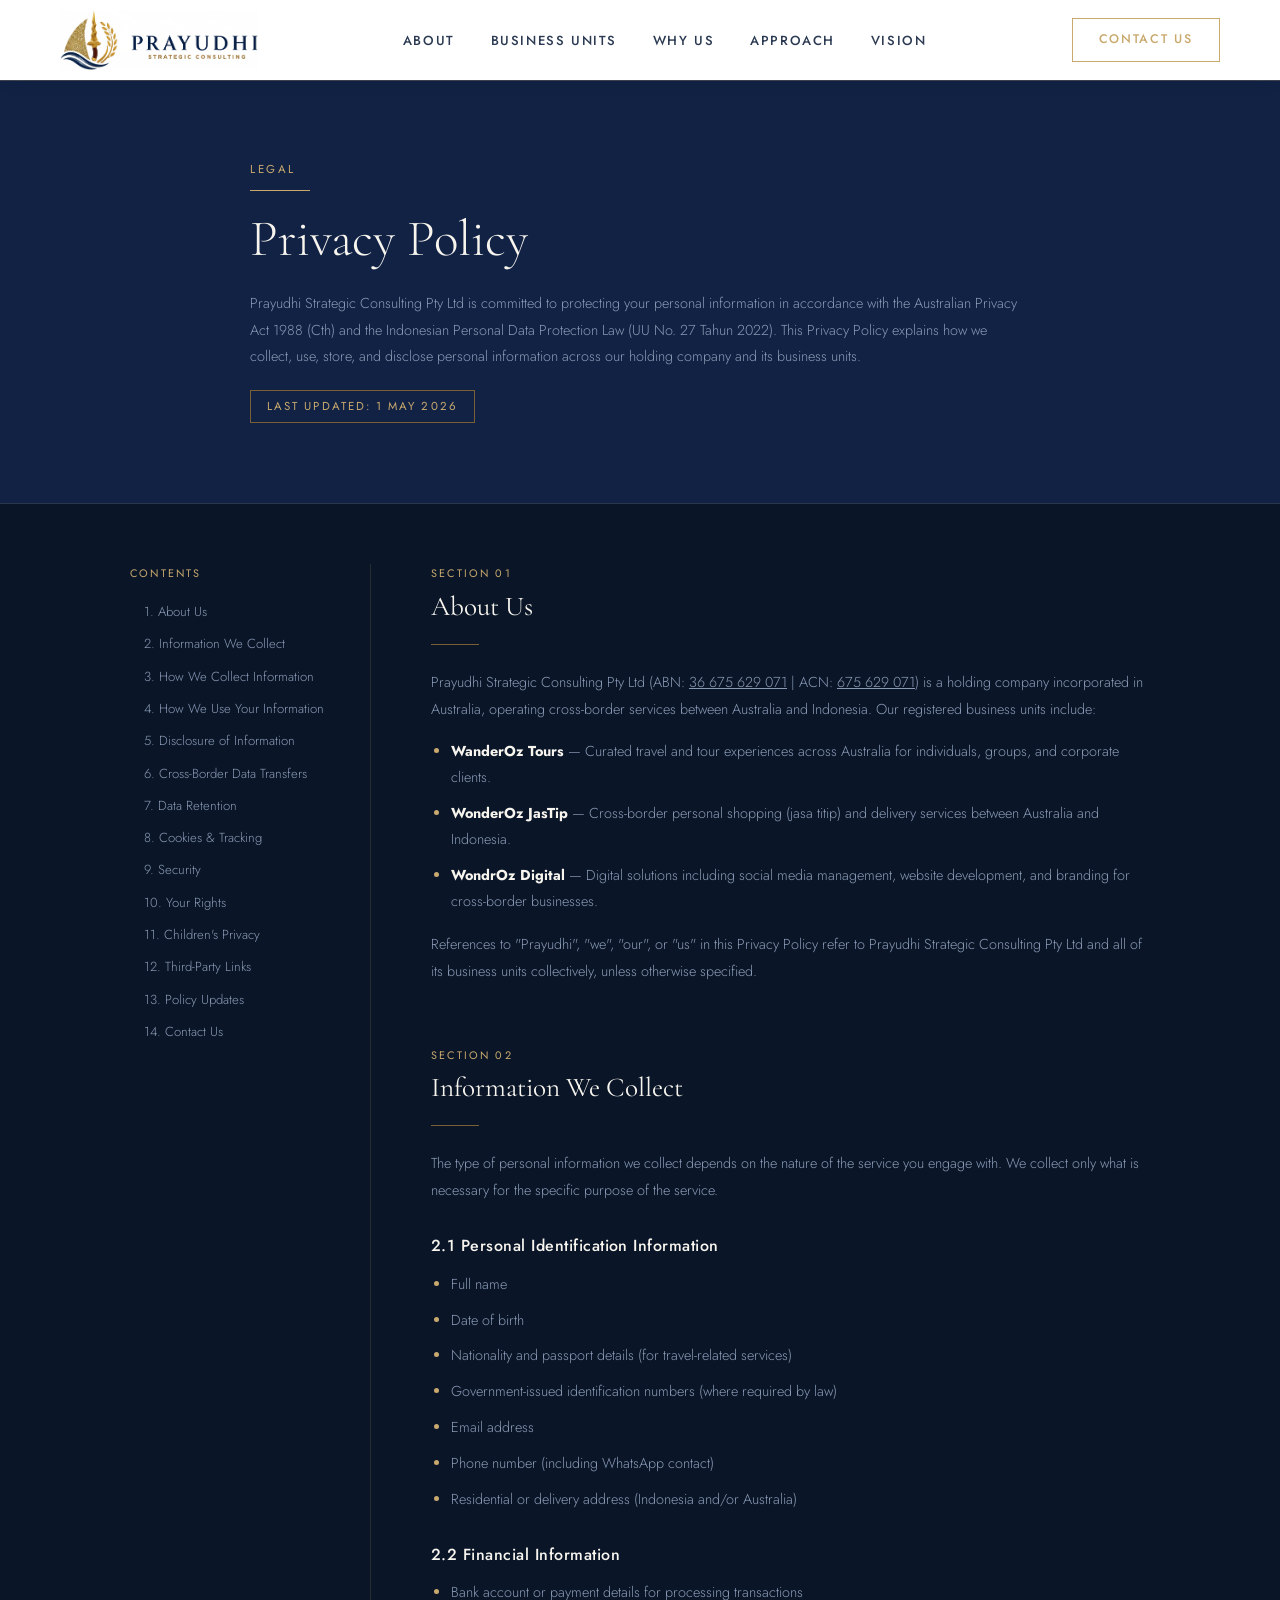
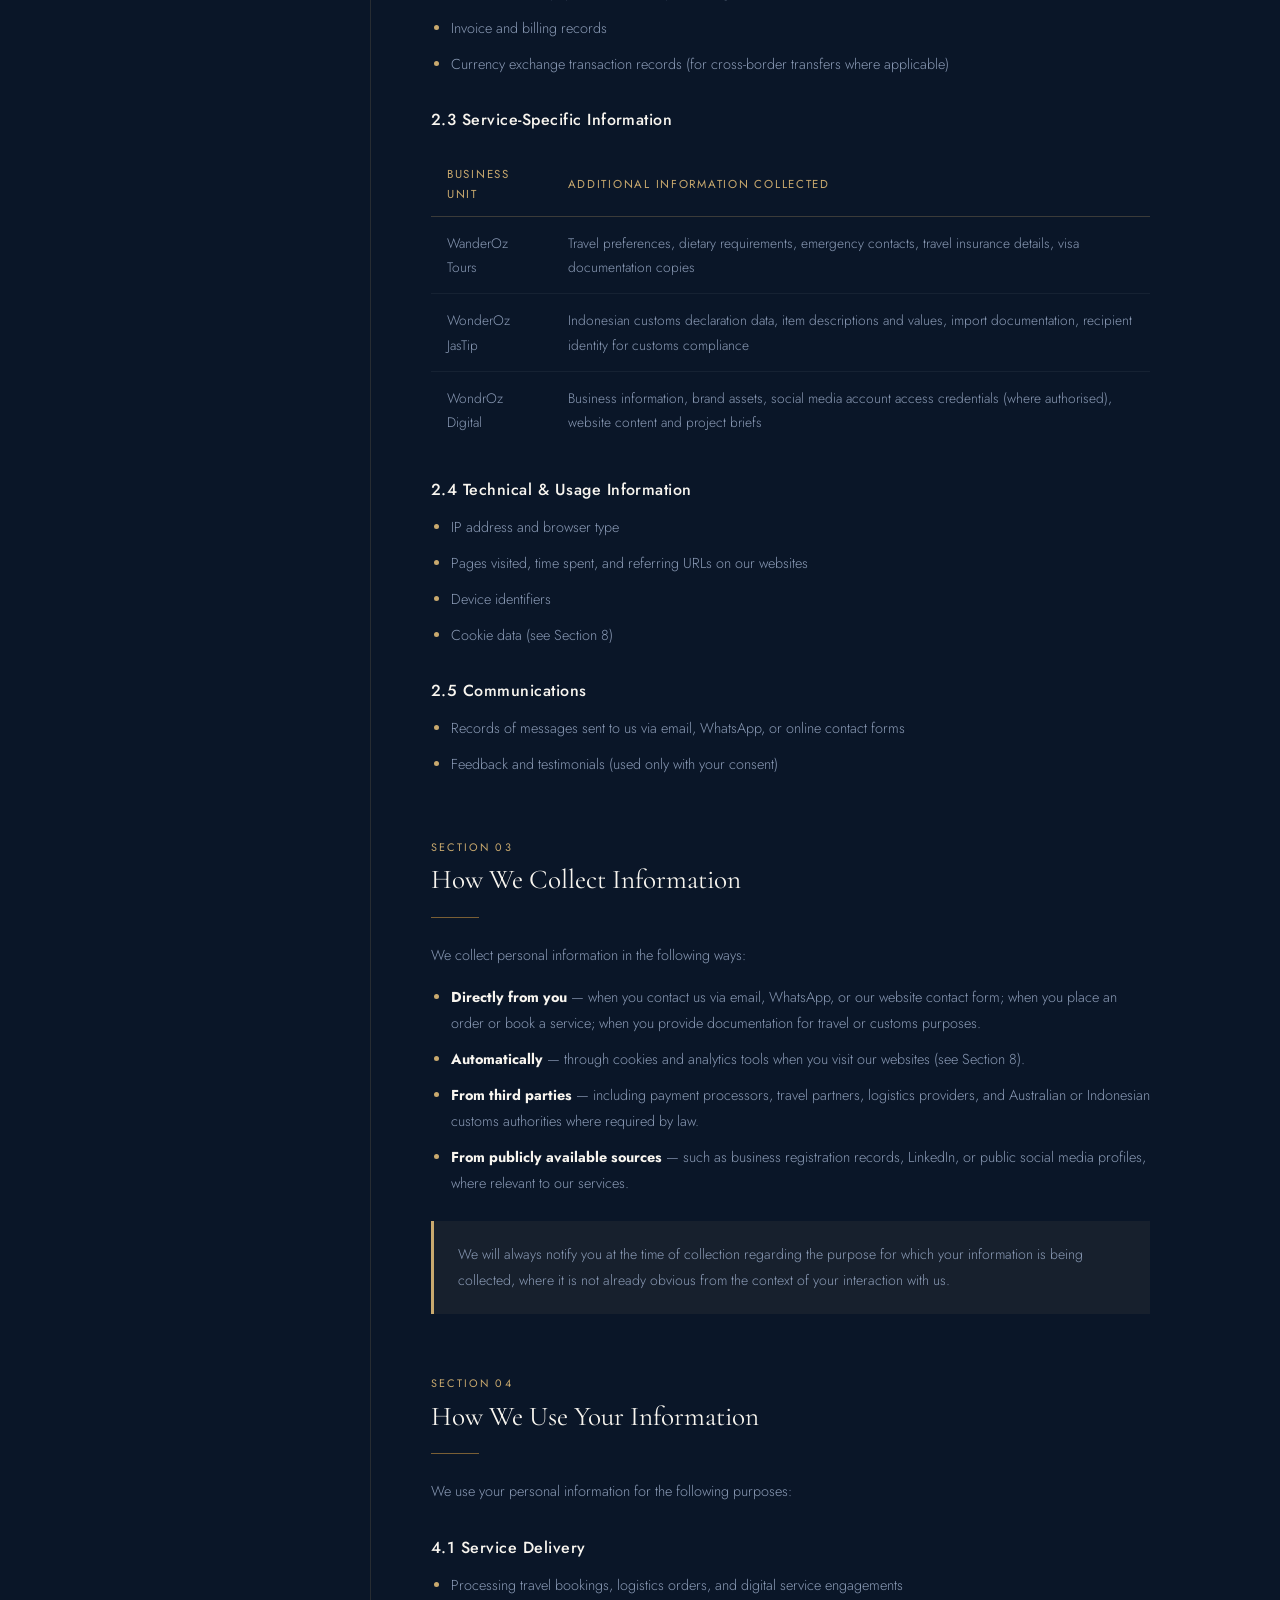
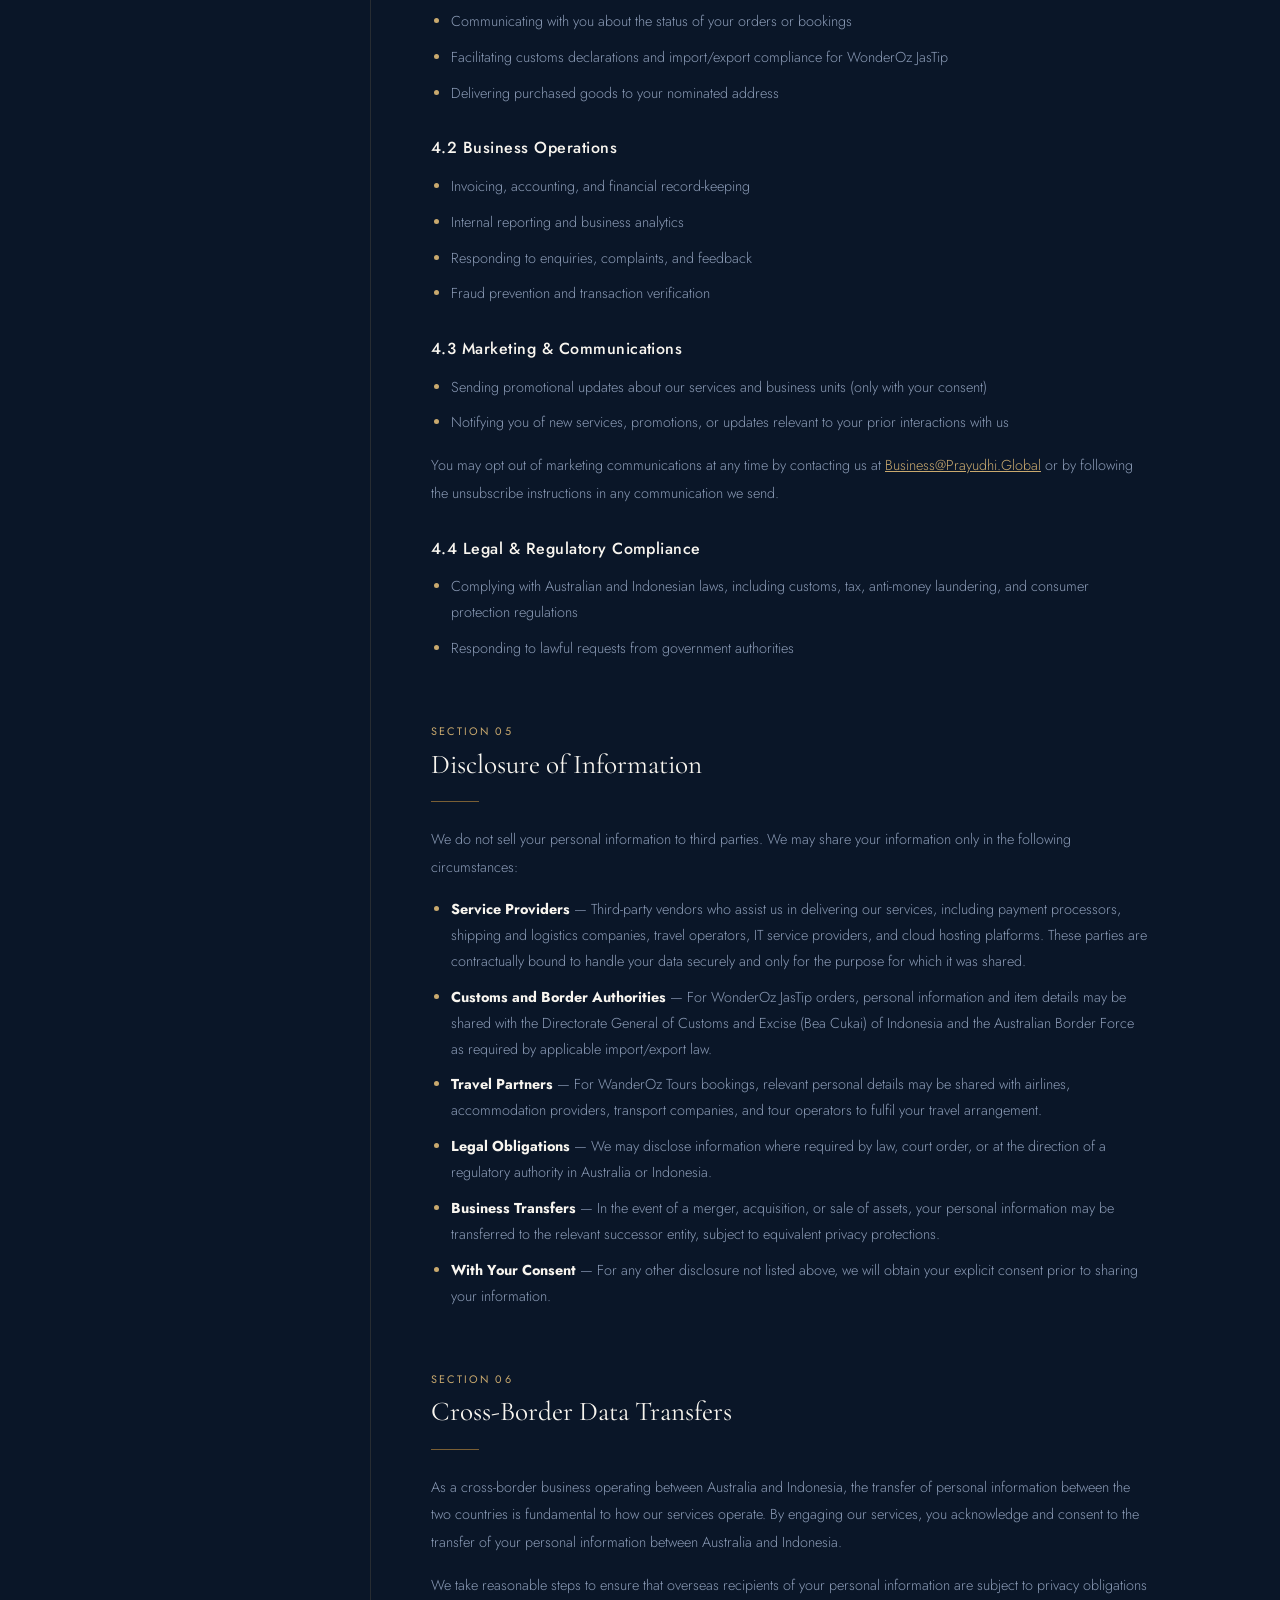
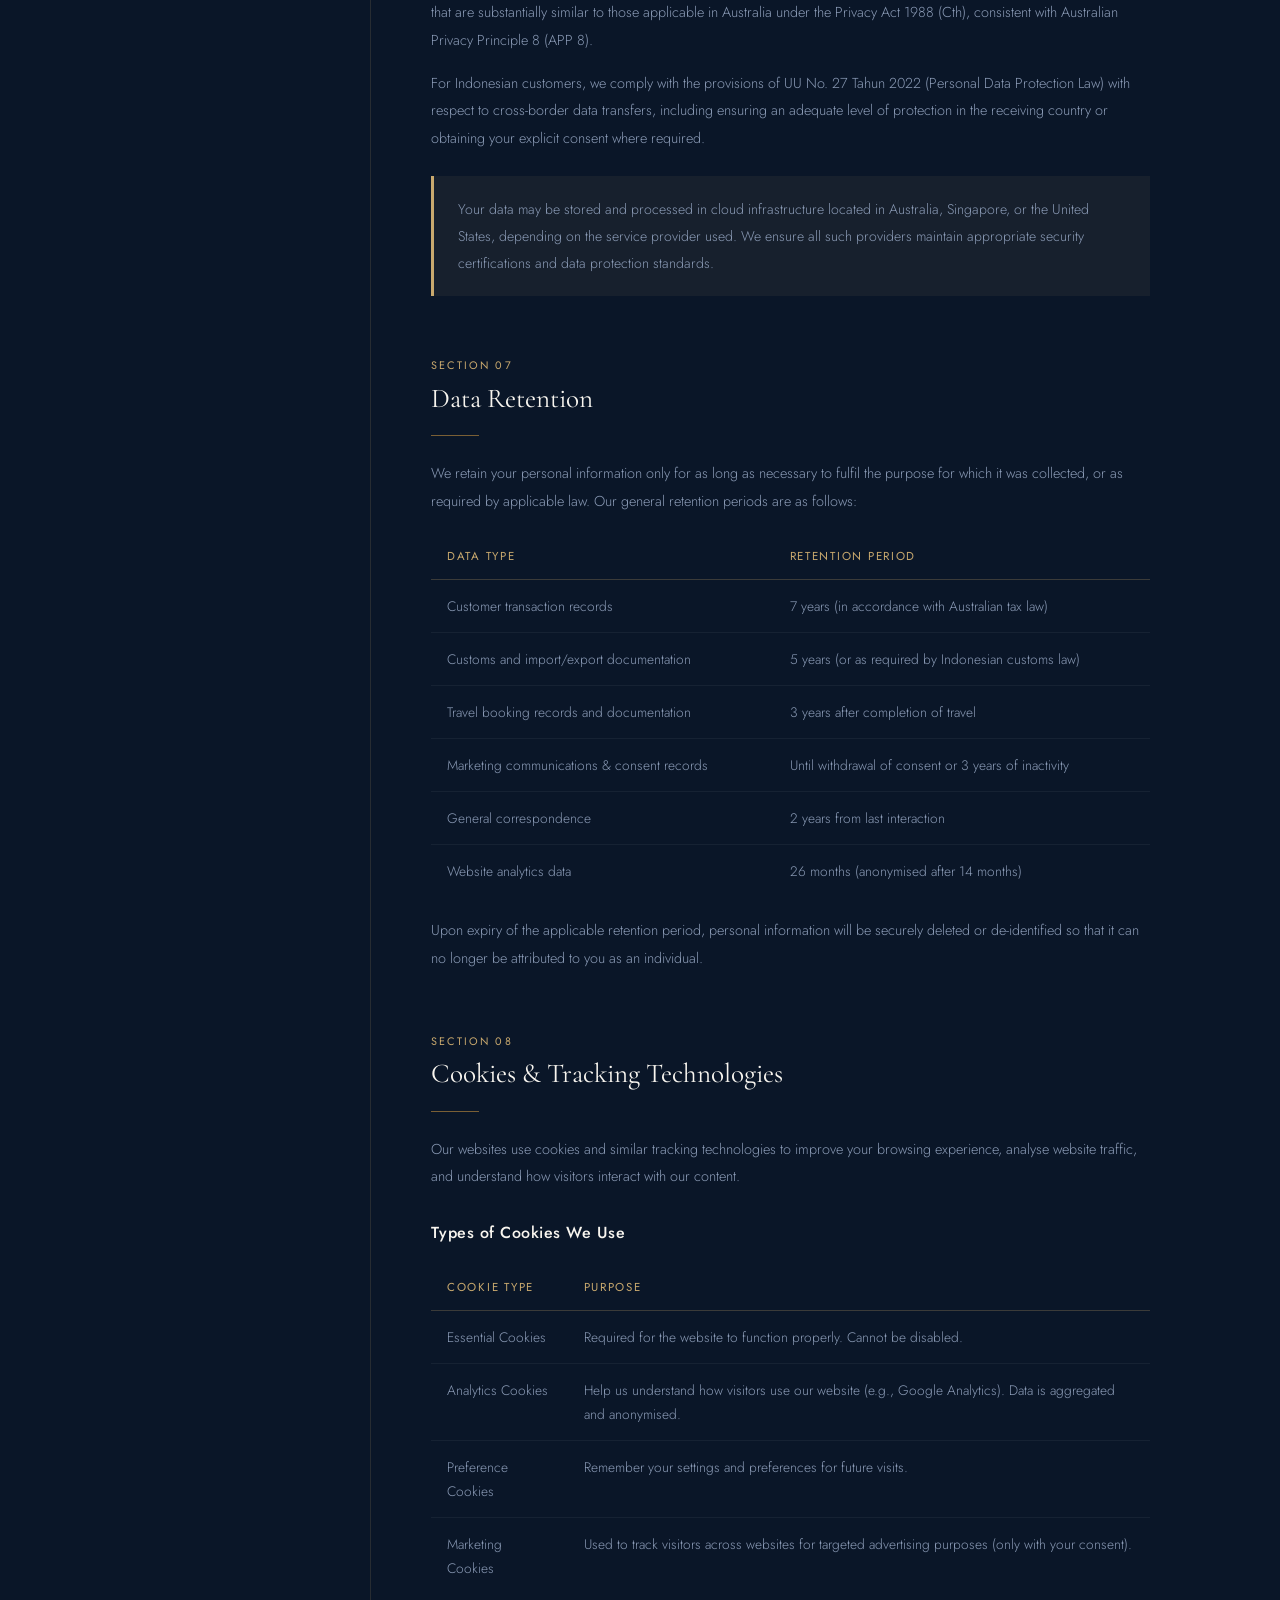
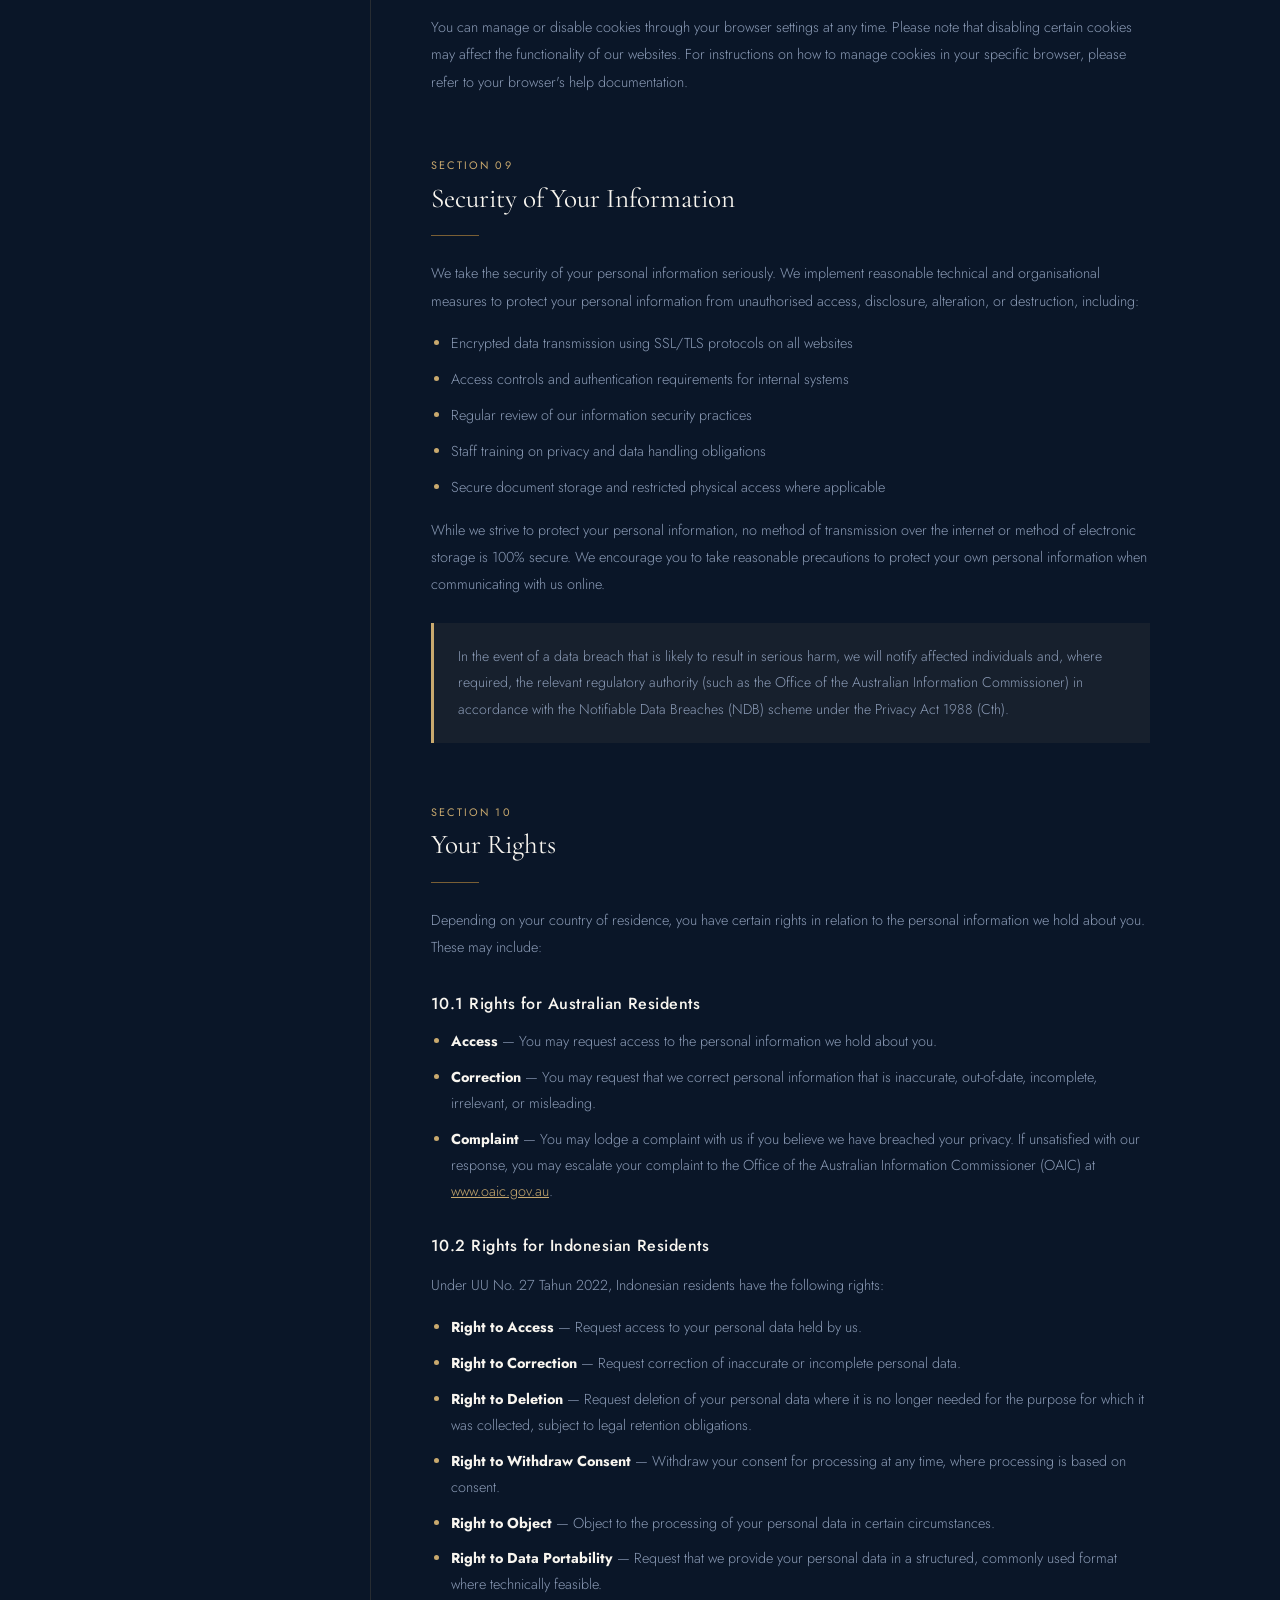
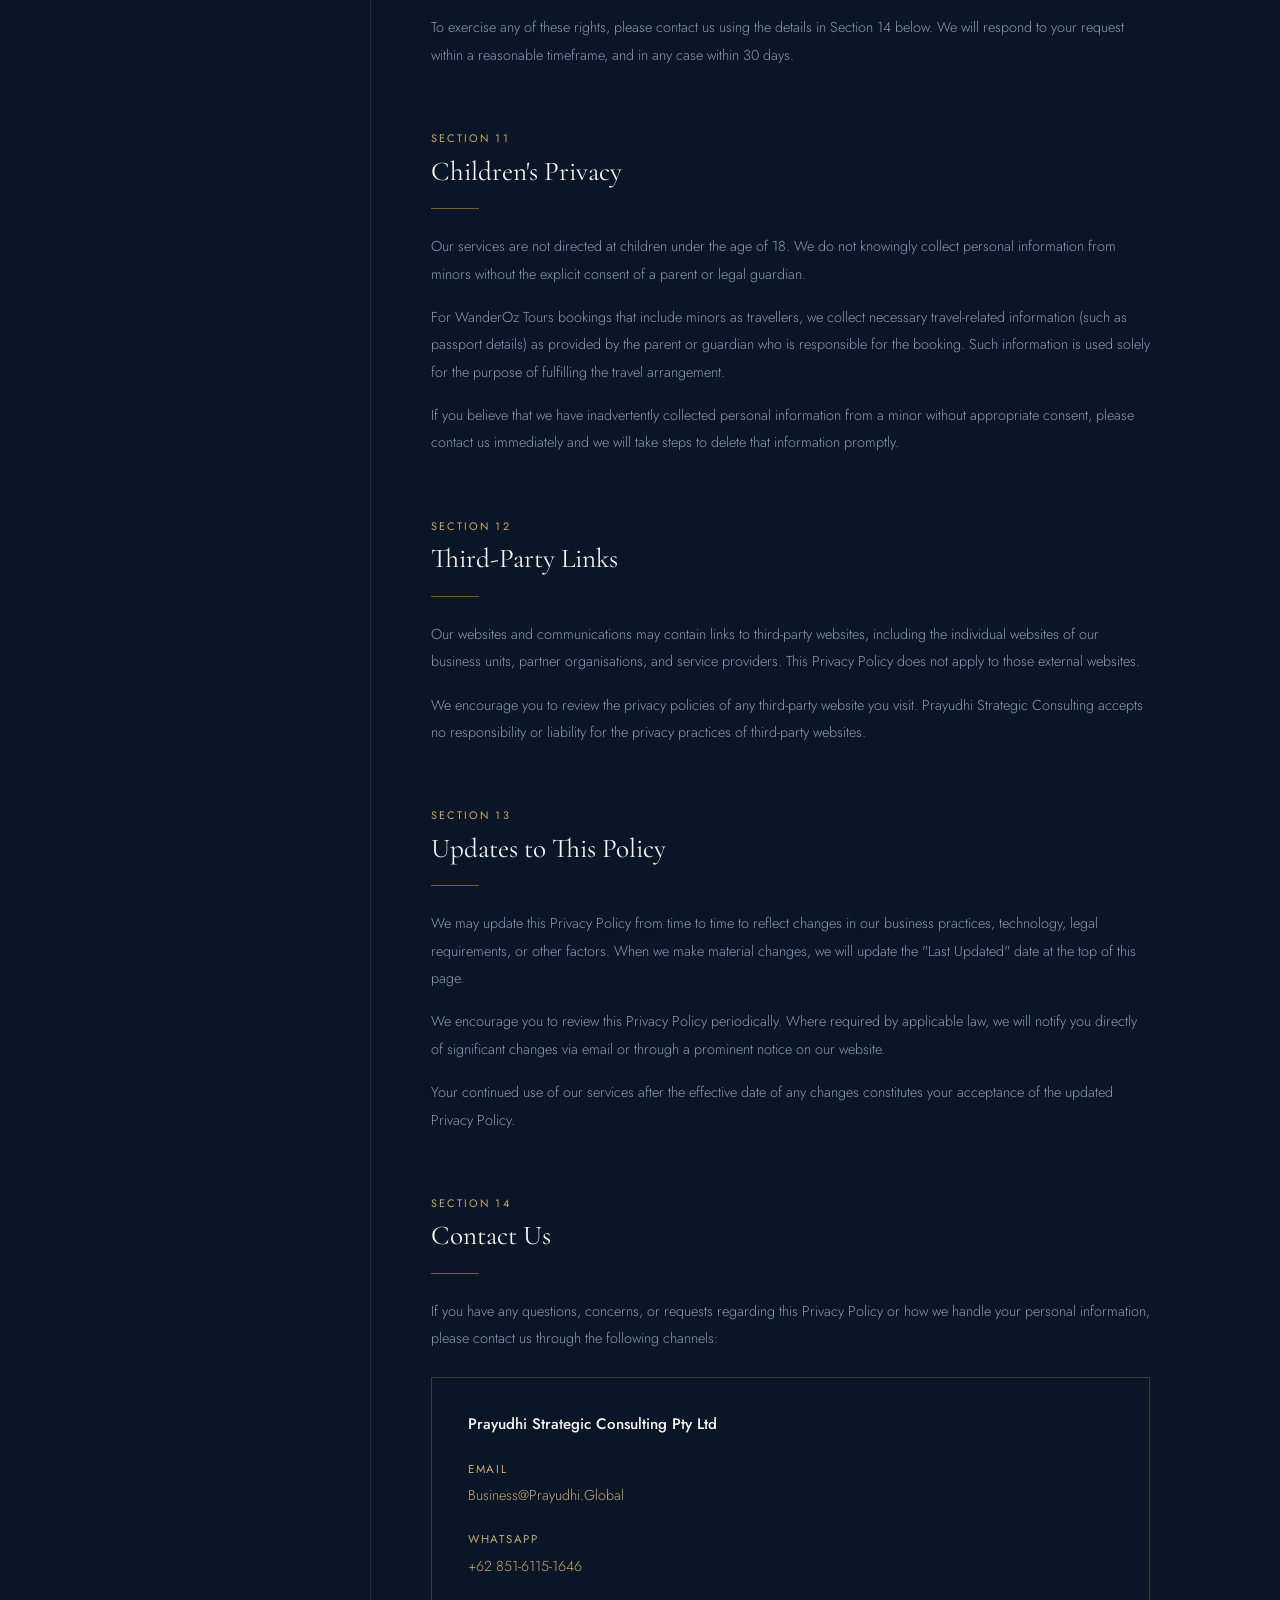
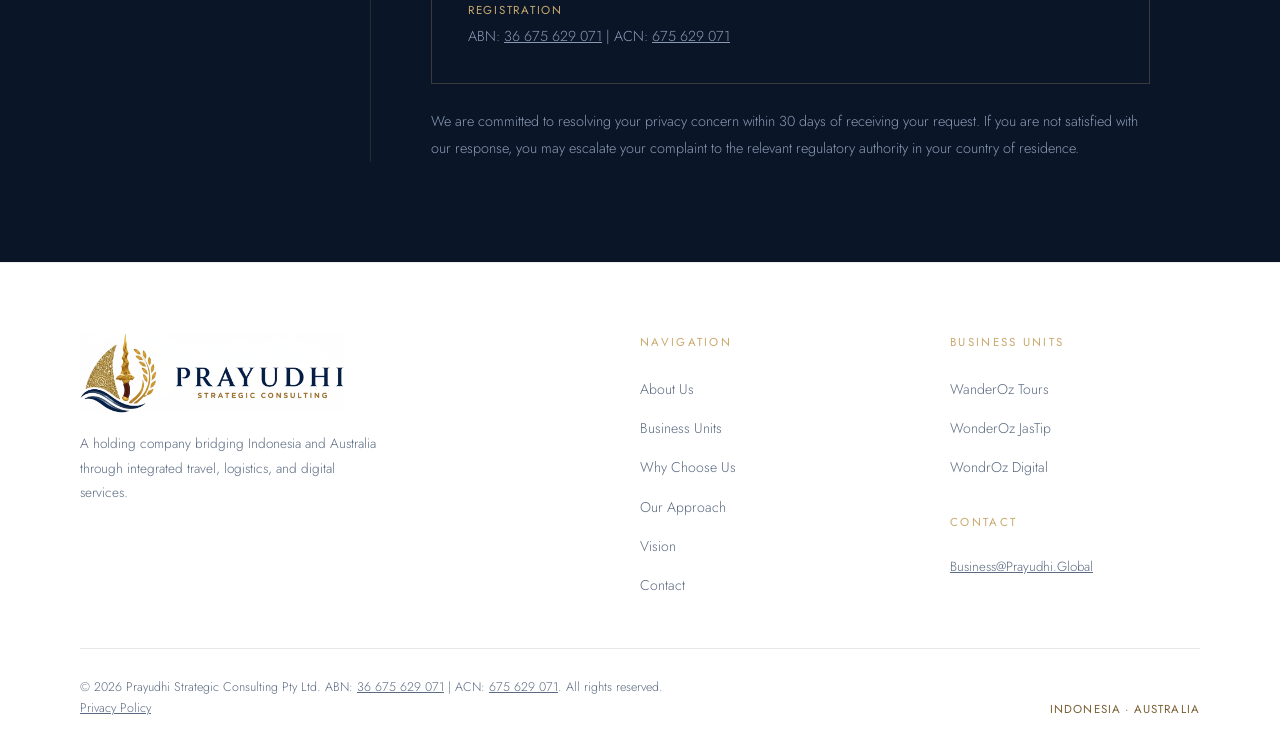
<file: privacy-policy.html>
<!DOCTYPE html>
<html lang="en">
<head>
  <meta charset="UTF-8">
  <meta name="viewport" content="width=device-width, initial-scale=1.0">
  <title>Privacy Policy – Prayudhi Strategic Consulting Pty Ltd.</title>

  <!-- Google Fonts -->
  <link rel="preconnect" href="https://fonts.googleapis.com">
  <link href="https://fonts.googleapis.com/css2?family=Cormorant+Garamond:ital,wght@0,300;0,400;0,500;0,600;1,300;1,400&family=Jost:wght@300;400;500;600&display=swap" rel="stylesheet">

  <!-- Main Stylesheet -->
  <link rel="stylesheet" href="style.css">

  <style>
    /* ── Privacy Policy Page Specific Styles ── */
    .pp-hero {
      background: var(--navy-mid);
      padding: 160px 0 80px;
      border-bottom: 1px solid rgba(201,169,110,0.15);
    }
    .pp-hero-inner {
      max-width: 860px;
      margin: 0 auto;
      padding: 0 40px;
    }
    .pp-hero .section-label { margin-bottom: 10px; }
    .pp-hero h1 {
      font-family: 'Cormorant Garamond', serif;
      font-size: clamp(2.2rem, 4vw, 3.4rem);
      font-weight: 300;
      color: var(--white);
      line-height: 1.2;
      margin-bottom: 20px;
    }
    .pp-hero p {
      font-size: 0.9rem;
      color: var(--text-muted);
      line-height: 1.85;
      font-weight: 300;
    }
    .pp-last-updated {
      display: inline-block;
      margin-top: 20px;
      border: 1px solid var(--gold-dim);
      color: var(--gold);
      font-size: 0.72rem;
      letter-spacing: 0.18em;
      text-transform: uppercase;
      padding: 6px 16px;
    }

    /* ── Content Layout ── */
    .pp-layout {
      display: grid;
      grid-template-columns: 240px 1fr;
      gap: 0;
      max-width: 1100px;
      margin: 0 auto;
      padding: 60px 40px 100px;
      align-items: start;
    }

    /* ── Sticky Sidebar TOC ── */
    .pp-toc {
      position: sticky;
      top: 100px;
      padding-right: 40px;
    }
    .pp-toc-title {
      font-size: 0.68rem;
      letter-spacing: 0.2em;
      text-transform: uppercase;
      color: var(--gold);
      margin-bottom: 18px;
      font-weight: 400;
    }
    .pp-toc ul { list-style: none; display: flex; flex-direction: column; gap: 10px; }
    .pp-toc a {
      font-size: 0.82rem;
      color: var(--text-muted);
      text-decoration: none;
      font-weight: 300;
      transition: color 0.25s;
      display: block;
      border-left: 2px solid transparent;
      padding-left: 12px;
    }
    .pp-toc a:hover { color: var(--gold); border-left-color: var(--gold); }

    /* ── Main Content ── */
    .pp-content { border-left: 1px solid rgba(201,169,110,0.15); padding-left: 60px; }

    .pp-section { margin-bottom: 60px; }
    .pp-section:last-child { margin-bottom: 0; }

    .pp-section-num {
      font-size: 0.68rem;
      letter-spacing: 0.2em;
      text-transform: uppercase;
      color: var(--gold);
      margin-bottom: 8px;
      font-weight: 400;
    }
    .pp-section h2 {
      font-family: 'Cormorant Garamond', serif;
      font-size: 1.7rem;
      font-weight: 400;
      color: var(--white);
      margin-bottom: 20px;
      line-height: 1.2;
    }
    .pp-section p {
      font-size: 0.9rem;
      color: var(--text-muted);
      line-height: 1.9;
      font-weight: 300;
      margin-bottom: 16px;
    }
    .pp-section p:last-child { margin-bottom: 0; }

    .pp-section ul, .pp-section ol {
      padding-left: 20px;
      display: flex;
      flex-direction: column;
      gap: 10px;
      margin-bottom: 16px;
    }
    .pp-section li {
      font-size: 0.9rem;
      color: var(--text-muted);
      line-height: 1.8;
      font-weight: 300;
    }
    .pp-section li::marker { color: var(--gold); }

    .pp-section h3 {
      font-size: 1rem;
      font-weight: 500;
      color: var(--white);
      margin: 28px 0 12px;
      letter-spacing: 0.03em;
    }

    .pp-divider {
      width: 48px;
      height: 1px;
      background: var(--gold-dim);
      margin-bottom: 24px;
    }

    .pp-highlight {
      background: rgba(201,169,110,0.07);
      border-left: 3px solid var(--gold);
      padding: 20px 24px;
      margin: 24px 0;
    }
    .pp-highlight p {
      margin-bottom: 0;
      font-size: 0.88rem;
    }

    .pp-contact-box {
      border: 1px solid rgba(201,169,110,0.25);
      padding: 32px 36px;
      margin-top: 24px;
    }
    .pp-contact-box p { margin-bottom: 8px; }
    .pp-contact-box a {
      color: var(--gold);
      text-decoration: none;
      font-size: 0.9rem;
    }
    .pp-contact-box a:hover { text-decoration: underline; }

    .pp-table {
      width: 100%;
      border-collapse: collapse;
      margin: 20px 0;
    }
    .pp-table th {
      font-size: 0.72rem;
      letter-spacing: 0.15em;
      text-transform: uppercase;
      color: var(--gold);
      font-weight: 400;
      text-align: left;
      padding: 12px 16px;
      border-bottom: 1px solid rgba(201,169,110,0.25);
    }
    .pp-table td {
      font-size: 0.86rem;
      color: var(--text-muted);
      font-weight: 300;
      padding: 14px 16px;
      border-bottom: 1px solid rgba(255,255,255,0.05);
      vertical-align: top;
      line-height: 1.75;
    }
    .pp-table tr:last-child td { border-bottom: none; }
    .pp-table tr:hover td { background: rgba(255,255,255,0.02); }

    /* ── Responsive ── */
    @media (max-width: 900px) {
      .pp-layout { grid-template-columns: 1fr; padding: 40px 24px 70px; }
      .pp-toc { display: none; }
      .pp-content { border-left: none; padding-left: 0; }
      .pp-hero { padding: 130px 0 60px; }
      .pp-hero-inner { padding: 0 24px; }
    }
  </style>
</head>
<body>

<!-- ═══════════════════════════════════════
     NAVIGATION
════════════════════════════════════════ -->
<nav id="navbar">
  <a href="index.html" class="nav-logo">
    <img src="Logo_Prayudhi_Strategic_Consulting.png" alt="Prayudhi Strategic Consulting" height="60">
  </a>
  <ul class="nav-links">
    <li><a href="index.html#about">About</a></li>
    <li><a href="index.html#business">Business Units</a></li>
    <li><a href="index.html#why">Why Us</a></li>
    <li><a href="index.html#approach">Approach</a></li>
    <li><a href="index.html#vision">Vision</a></li>
  </ul>
  <a href="index.html#cta" class="nav-cta">Contact Us</a>
  <div class="hamburger" id="hamburger" aria-label="Open menu">
    <span></span><span></span><span></span>
  </div>
</nav>

<!-- Mobile Menu -->
<div class="mobile-menu" id="mobileMenu">
  <button class="mobile-close" id="mobileClose" aria-label="Close menu">&times;</button>
  <a href="index.html#about" class="mobile-link">About</a>
  <a href="index.html#business" class="mobile-link">Business Units</a>
  <a href="index.html#why" class="mobile-link">Why Us</a>
  <a href="index.html#approach" class="mobile-link">Approach</a>
  <a href="index.html#vision" class="mobile-link">Vision</a>
  <a href="index.html#cta" class="mobile-link">Contact</a>
</div>


<!-- ═══════════════════════════════════════
     HERO
════════════════════════════════════════ -->
<div class="pp-hero">
  <div class="pp-hero-inner">
    <div class="section-label">Legal</div>
    <div class="gold-divider left"></div>
    <h1>Privacy Policy</h1>
    <p>
      Prayudhi Strategic Consulting Pty Ltd is committed to protecting your personal information in accordance with the Australian Privacy Act 1988 (Cth) and the Indonesian Personal Data Protection Law (UU No. 27 Tahun 2022). This Privacy Policy explains how we collect, use, store, and disclose personal information across our holding company and its business units.
    </p>
    <div class="pp-last-updated">Last Updated: 1 May 2026</div>
  </div>
</div>


<!-- ═══════════════════════════════════════
     CONTENT
════════════════════════════════════════ -->
<section style="background: var(--navy); padding: 0;">
  <div class="pp-layout">

    <!-- Sidebar TOC -->
    <aside class="pp-toc">
      <div class="pp-toc-title">Contents</div>
      <ul>
        <li><a href="#pp-1">1. About Us</a></li>
        <li><a href="#pp-2">2. Information We Collect</a></li>
        <li><a href="#pp-3">3. How We Collect Information</a></li>
        <li><a href="#pp-4">4. How We Use Your Information</a></li>
        <li><a href="#pp-5">5. Disclosure of Information</a></li>
        <li><a href="#pp-6">6. Cross-Border Data Transfers</a></li>
        <li><a href="#pp-7">7. Data Retention</a></li>
        <li><a href="#pp-8">8. Cookies &amp; Tracking</a></li>
        <li><a href="#pp-9">9. Security</a></li>
        <li><a href="#pp-10">10. Your Rights</a></li>
        <li><a href="#pp-11">11. Children's Privacy</a></li>
        <li><a href="#pp-12">12. Third-Party Links</a></li>
        <li><a href="#pp-13">13. Policy Updates</a></li>
        <li><a href="#pp-14">14. Contact Us</a></li>
      </ul>
    </aside>

    <!-- Main Content -->
    <div class="pp-content">

      <!-- 1. About Us -->
      <div class="pp-section" id="pp-1">
        <div class="pp-section-num">Section 01</div>
        <h2>About Us</h2>
        <div class="pp-divider"></div>
        <p>
          Prayudhi Strategic Consulting Pty Ltd (ABN: <a href="https://abr.business.gov.au/ABN/View?abn=36675629071" target="_blank" rel="noopener" style="color:inherit;text-decoration:underline;">36 675 629 071</a> | ACN: <a href="https://connectonline.asic.gov.au/RegistrySearch/faces/landing/panelSearch.jspx?searchText=675629071&searchType=OrgAndBusNm" target="_blank" rel="noopener" style="color:inherit;text-decoration:underline;">675 629 071</a>) is a holding company incorporated in Australia, operating cross-border services between Australia and Indonesia. Our registered business units include:
        </p>
        <ul>
          <li><strong style="color:var(--white);">WanderOz Tours</strong> — Curated travel and tour experiences across Australia for individuals, groups, and corporate clients.</li>
          <li><strong style="color:var(--white);">WonderOz JasTip</strong> — Cross-border personal shopping (jasa titip) and delivery services between Australia and Indonesia.</li>
          <li><strong style="color:var(--white);">WondrOz Digital</strong> — Digital solutions including social media management, website development, and branding for cross-border businesses.</li>
        </ul>
        <p>
          References to "Prayudhi", "we", "our", or "us" in this Privacy Policy refer to Prayudhi Strategic Consulting Pty Ltd and all of its business units collectively, unless otherwise specified.
        </p>
      </div>

      <!-- 2. Information We Collect -->
      <div class="pp-section" id="pp-2">
        <div class="pp-section-num">Section 02</div>
        <h2>Information We Collect</h2>
        <div class="pp-divider"></div>
        <p>
          The type of personal information we collect depends on the nature of the service you engage with. We collect only what is necessary for the specific purpose of the service.
        </p>

        <h3>2.1 Personal Identification Information</h3>
        <ul>
          <li>Full name</li>
          <li>Date of birth</li>
          <li>Nationality and passport details (for travel-related services)</li>
          <li>Government-issued identification numbers (where required by law)</li>
          <li>Email address</li>
          <li>Phone number (including WhatsApp contact)</li>
          <li>Residential or delivery address (Indonesia and/or Australia)</li>
        </ul>

        <h3>2.2 Financial Information</h3>
        <ul>
          <li>Bank account or payment details for processing transactions</li>
          <li>Invoice and billing records</li>
          <li>Currency exchange transaction records (for cross-border transfers where applicable)</li>
        </ul>

        <h3>2.3 Service-Specific Information</h3>
        <table class="pp-table">
          <thead>
            <tr>
              <th>Business Unit</th>
              <th>Additional Information Collected</th>
            </tr>
          </thead>
          <tbody>
            <tr>
              <td>WanderOz Tours</td>
              <td>Travel preferences, dietary requirements, emergency contacts, travel insurance details, visa documentation copies</td>
            </tr>
            <tr>
              <td>WonderOz JasTip</td>
              <td>Indonesian customs declaration data, item descriptions and values, import documentation, recipient identity for customs compliance</td>
            </tr>
            <tr>
              <td>WondrOz Digital</td>
              <td>Business information, brand assets, social media account access credentials (where authorised), website content and project briefs</td>
            </tr>
          </tbody>
        </table>

        <h3>2.4 Technical &amp; Usage Information</h3>
        <ul>
          <li>IP address and browser type</li>
          <li>Pages visited, time spent, and referring URLs on our websites</li>
          <li>Device identifiers</li>
          <li>Cookie data (see Section 8)</li>
        </ul>

        <h3>2.5 Communications</h3>
        <ul>
          <li>Records of messages sent to us via email, WhatsApp, or online contact forms</li>
          <li>Feedback and testimonials (used only with your consent)</li>
        </ul>
      </div>

      <!-- 3. How We Collect -->
      <div class="pp-section" id="pp-3">
        <div class="pp-section-num">Section 03</div>
        <h2>How We Collect Information</h2>
        <div class="pp-divider"></div>
        <p>We collect personal information in the following ways:</p>
        <ul>
          <li><strong style="color:var(--white);">Directly from you</strong> — when you contact us via email, WhatsApp, or our website contact form; when you place an order or book a service; when you provide documentation for travel or customs purposes.</li>
          <li><strong style="color:var(--white);">Automatically</strong> — through cookies and analytics tools when you visit our websites (see Section 8).</li>
          <li><strong style="color:var(--white);">From third parties</strong> — including payment processors, travel partners, logistics providers, and Australian or Indonesian customs authorities where required by law.</li>
          <li><strong style="color:var(--white);">From publicly available sources</strong> — such as business registration records, LinkedIn, or public social media profiles, where relevant to our services.</li>
        </ul>
        <div class="pp-highlight">
          <p>We will always notify you at the time of collection regarding the purpose for which your information is being collected, where it is not already obvious from the context of your interaction with us.</p>
        </div>
      </div>

      <!-- 4. How We Use -->
      <div class="pp-section" id="pp-4">
        <div class="pp-section-num">Section 04</div>
        <h2>How We Use Your Information</h2>
        <div class="pp-divider"></div>
        <p>We use your personal information for the following purposes:</p>

        <h3>4.1 Service Delivery</h3>
        <ul>
          <li>Processing travel bookings, logistics orders, and digital service engagements</li>
          <li>Communicating with you about the status of your orders or bookings</li>
          <li>Facilitating customs declarations and import/export compliance for WonderOz JasTip</li>
          <li>Delivering purchased goods to your nominated address</li>
        </ul>

        <h3>4.2 Business Operations</h3>
        <ul>
          <li>Invoicing, accounting, and financial record-keeping</li>
          <li>Internal reporting and business analytics</li>
          <li>Responding to enquiries, complaints, and feedback</li>
          <li>Fraud prevention and transaction verification</li>
        </ul>

        <h3>4.3 Marketing &amp; Communications</h3>
        <ul>
          <li>Sending promotional updates about our services and business units (only with your consent)</li>
          <li>Notifying you of new services, promotions, or updates relevant to your prior interactions with us</li>
        </ul>
        <p>You may opt out of marketing communications at any time by contacting us at <a href="mailto:Business@Prayudhi.Global" style="color:var(--gold);">Business@Prayudhi.Global</a> or by following the unsubscribe instructions in any communication we send.</p>

        <h3>4.4 Legal &amp; Regulatory Compliance</h3>
        <ul>
          <li>Complying with Australian and Indonesian laws, including customs, tax, anti-money laundering, and consumer protection regulations</li>
          <li>Responding to lawful requests from government authorities</li>
        </ul>
      </div>

      <!-- 5. Disclosure -->
      <div class="pp-section" id="pp-5">
        <div class="pp-section-num">Section 05</div>
        <h2>Disclosure of Information</h2>
        <div class="pp-divider"></div>
        <p>We do not sell your personal information to third parties. We may share your information only in the following circumstances:</p>
        <ul>
          <li><strong style="color:var(--white);">Service Providers</strong> — Third-party vendors who assist us in delivering our services, including payment processors, shipping and logistics companies, travel operators, IT service providers, and cloud hosting platforms. These parties are contractually bound to handle your data securely and only for the purpose for which it was shared.</li>
          <li><strong style="color:var(--white);">Customs and Border Authorities</strong> — For WonderOz JasTip orders, personal information and item details may be shared with the Directorate General of Customs and Excise (Bea Cukai) of Indonesia and the Australian Border Force as required by applicable import/export law.</li>
          <li><strong style="color:var(--white);">Travel Partners</strong> — For WanderOz Tours bookings, relevant personal details may be shared with airlines, accommodation providers, transport companies, and tour operators to fulfil your travel arrangement.</li>
          <li><strong style="color:var(--white);">Legal Obligations</strong> — We may disclose information where required by law, court order, or at the direction of a regulatory authority in Australia or Indonesia.</li>
          <li><strong style="color:var(--white);">Business Transfers</strong> — In the event of a merger, acquisition, or sale of assets, your personal information may be transferred to the relevant successor entity, subject to equivalent privacy protections.</li>
          <li><strong style="color:var(--white);">With Your Consent</strong> — For any other disclosure not listed above, we will obtain your explicit consent prior to sharing your information.</li>
        </ul>
      </div>

      <!-- 6. Cross-Border Transfers -->
      <div class="pp-section" id="pp-6">
        <div class="pp-section-num">Section 06</div>
        <h2>Cross-Border Data Transfers</h2>
        <div class="pp-divider"></div>
        <p>
          As a cross-border business operating between Australia and Indonesia, the transfer of personal information between the two countries is fundamental to how our services operate. By engaging our services, you acknowledge and consent to the transfer of your personal information between Australia and Indonesia.
        </p>
        <p>
          We take reasonable steps to ensure that overseas recipients of your personal information are subject to privacy obligations that are substantially similar to those applicable in Australia under the Privacy Act 1988 (Cth), consistent with Australian Privacy Principle 8 (APP 8).
        </p>
        <p>
          For Indonesian customers, we comply with the provisions of UU No. 27 Tahun 2022 (Personal Data Protection Law) with respect to cross-border data transfers, including ensuring an adequate level of protection in the receiving country or obtaining your explicit consent where required.
        </p>
        <div class="pp-highlight">
          <p>Your data may be stored and processed in cloud infrastructure located in Australia, Singapore, or the United States, depending on the service provider used. We ensure all such providers maintain appropriate security certifications and data protection standards.</p>
        </div>
      </div>

      <!-- 7. Retention -->
      <div class="pp-section" id="pp-7">
        <div class="pp-section-num">Section 07</div>
        <h2>Data Retention</h2>
        <div class="pp-divider"></div>
        <p>
          We retain your personal information only for as long as necessary to fulfil the purpose for which it was collected, or as required by applicable law. Our general retention periods are as follows:
        </p>
        <table class="pp-table">
          <thead>
            <tr>
              <th>Data Type</th>
              <th>Retention Period</th>
            </tr>
          </thead>
          <tbody>
            <tr>
              <td>Customer transaction records</td>
              <td>7 years (in accordance with Australian tax law)</td>
            </tr>
            <tr>
              <td>Customs and import/export documentation</td>
              <td>5 years (or as required by Indonesian customs law)</td>
            </tr>
            <tr>
              <td>Travel booking records and documentation</td>
              <td>3 years after completion of travel</td>
            </tr>
            <tr>
              <td>Marketing communications &amp; consent records</td>
              <td>Until withdrawal of consent or 3 years of inactivity</td>
            </tr>
            <tr>
              <td>General correspondence</td>
              <td>2 years from last interaction</td>
            </tr>
            <tr>
              <td>Website analytics data</td>
              <td>26 months (anonymised after 14 months)</td>
            </tr>
          </tbody>
        </table>
        <p>Upon expiry of the applicable retention period, personal information will be securely deleted or de-identified so that it can no longer be attributed to you as an individual.</p>
      </div>

      <!-- 8. Cookies -->
      <div class="pp-section" id="pp-8">
        <div class="pp-section-num">Section 08</div>
        <h2>Cookies &amp; Tracking Technologies</h2>
        <div class="pp-divider"></div>
        <p>
          Our websites use cookies and similar tracking technologies to improve your browsing experience, analyse website traffic, and understand how visitors interact with our content.
        </p>

        <h3>Types of Cookies We Use</h3>
        <table class="pp-table">
          <thead>
            <tr>
              <th>Cookie Type</th>
              <th>Purpose</th>
            </tr>
          </thead>
          <tbody>
            <tr>
              <td>Essential Cookies</td>
              <td>Required for the website to function properly. Cannot be disabled.</td>
            </tr>
            <tr>
              <td>Analytics Cookies</td>
              <td>Help us understand how visitors use our website (e.g., Google Analytics). Data is aggregated and anonymised.</td>
            </tr>
            <tr>
              <td>Preference Cookies</td>
              <td>Remember your settings and preferences for future visits.</td>
            </tr>
            <tr>
              <td>Marketing Cookies</td>
              <td>Used to track visitors across websites for targeted advertising purposes (only with your consent).</td>
            </tr>
          </tbody>
        </table>
        <p>
          You can manage or disable cookies through your browser settings at any time. Please note that disabling certain cookies may affect the functionality of our websites. For instructions on how to manage cookies in your specific browser, please refer to your browser's help documentation.
        </p>
      </div>

      <!-- 9. Security -->
      <div class="pp-section" id="pp-9">
        <div class="pp-section-num">Section 09</div>
        <h2>Security of Your Information</h2>
        <div class="pp-divider"></div>
        <p>
          We take the security of your personal information seriously. We implement reasonable technical and organisational measures to protect your personal information from unauthorised access, disclosure, alteration, or destruction, including:
        </p>
        <ul>
          <li>Encrypted data transmission using SSL/TLS protocols on all websites</li>
          <li>Access controls and authentication requirements for internal systems</li>
          <li>Regular review of our information security practices</li>
          <li>Staff training on privacy and data handling obligations</li>
          <li>Secure document storage and restricted physical access where applicable</li>
        </ul>
        <p>
          While we strive to protect your personal information, no method of transmission over the internet or method of electronic storage is 100% secure. We encourage you to take reasonable precautions to protect your own personal information when communicating with us online.
        </p>
        <div class="pp-highlight">
          <p>In the event of a data breach that is likely to result in serious harm, we will notify affected individuals and, where required, the relevant regulatory authority (such as the Office of the Australian Information Commissioner) in accordance with the Notifiable Data Breaches (NDB) scheme under the Privacy Act 1988 (Cth).</p>
        </div>
      </div>

      <!-- 10. Your Rights -->
      <div class="pp-section" id="pp-10">
        <div class="pp-section-num">Section 10</div>
        <h2>Your Rights</h2>
        <div class="pp-divider"></div>
        <p>
          Depending on your country of residence, you have certain rights in relation to the personal information we hold about you. These may include:
        </p>

        <h3>10.1 Rights for Australian Residents</h3>
        <ul>
          <li><strong style="color:var(--white);">Access</strong> — You may request access to the personal information we hold about you.</li>
          <li><strong style="color:var(--white);">Correction</strong> — You may request that we correct personal information that is inaccurate, out-of-date, incomplete, irrelevant, or misleading.</li>
          <li><strong style="color:var(--white);">Complaint</strong> — You may lodge a complaint with us if you believe we have breached your privacy. If unsatisfied with our response, you may escalate your complaint to the Office of the Australian Information Commissioner (OAIC) at <a href="https://www.oaic.gov.au" target="_blank" rel="noopener" style="color:var(--gold);">www.oaic.gov.au</a>.</li>
        </ul>

        <h3>10.2 Rights for Indonesian Residents</h3>
        <p>Under UU No. 27 Tahun 2022, Indonesian residents have the following rights:</p>
        <ul>
          <li><strong style="color:var(--white);">Right to Access</strong> — Request access to your personal data held by us.</li>
          <li><strong style="color:var(--white);">Right to Correction</strong> — Request correction of inaccurate or incomplete personal data.</li>
          <li><strong style="color:var(--white);">Right to Deletion</strong> — Request deletion of your personal data where it is no longer needed for the purpose for which it was collected, subject to legal retention obligations.</li>
          <li><strong style="color:var(--white);">Right to Withdraw Consent</strong> — Withdraw your consent for processing at any time, where processing is based on consent.</li>
          <li><strong style="color:var(--white);">Right to Object</strong> — Object to the processing of your personal data in certain circumstances.</li>
          <li><strong style="color:var(--white);">Right to Data Portability</strong> — Request that we provide your personal data in a structured, commonly used format where technically feasible.</li>
        </ul>

        <p>To exercise any of these rights, please contact us using the details in Section 14 below. We will respond to your request within a reasonable timeframe, and in any case within 30 days.</p>
      </div>

      <!-- 11. Children -->
      <div class="pp-section" id="pp-11">
        <div class="pp-section-num">Section 11</div>
        <h2>Children's Privacy</h2>
        <div class="pp-divider"></div>
        <p>
          Our services are not directed at children under the age of 18. We do not knowingly collect personal information from minors without the explicit consent of a parent or legal guardian.
        </p>
        <p>
          For WanderOz Tours bookings that include minors as travellers, we collect necessary travel-related information (such as passport details) as provided by the parent or guardian who is responsible for the booking. Such information is used solely for the purpose of fulfilling the travel arrangement.
        </p>
        <p>
          If you believe that we have inadvertently collected personal information from a minor without appropriate consent, please contact us immediately and we will take steps to delete that information promptly.
        </p>
      </div>

      <!-- 12. Third-Party Links -->
      <div class="pp-section" id="pp-12">
        <div class="pp-section-num">Section 12</div>
        <h2>Third-Party Links</h2>
        <div class="pp-divider"></div>
        <p>
          Our websites and communications may contain links to third-party websites, including the individual websites of our business units, partner organisations, and service providers. This Privacy Policy does not apply to those external websites.
        </p>
        <p>
          We encourage you to review the privacy policies of any third-party website you visit. Prayudhi Strategic Consulting accepts no responsibility or liability for the privacy practices of third-party websites.
        </p>
      </div>

      <!-- 13. Updates -->
      <div class="pp-section" id="pp-13">
        <div class="pp-section-num">Section 13</div>
        <h2>Updates to This Policy</h2>
        <div class="pp-divider"></div>
        <p>
          We may update this Privacy Policy from time to time to reflect changes in our business practices, technology, legal requirements, or other factors. When we make material changes, we will update the "Last Updated" date at the top of this page.
        </p>
        <p>
          We encourage you to review this Privacy Policy periodically. Where required by applicable law, we will notify you directly of significant changes via email or through a prominent notice on our website.
        </p>
        <p>
          Your continued use of our services after the effective date of any changes constitutes your acceptance of the updated Privacy Policy.
        </p>
      </div>

      <!-- 14. Contact -->
      <div class="pp-section" id="pp-14">
        <div class="pp-section-num">Section 14</div>
        <h2>Contact Us</h2>
        <div class="pp-divider"></div>
        <p>
          If you have any questions, concerns, or requests regarding this Privacy Policy or how we handle your personal information, please contact us through the following channels:
        </p>
        <div class="pp-contact-box">
          <p style="color:var(--white); font-weight: 500; margin-bottom:16px; font-size: 0.95rem;">Prayudhi Strategic Consulting Pty Ltd</p>
          <p><strong style="color:var(--gold); font-size:0.72rem; letter-spacing:0.15em; text-transform:uppercase; font-weight:400;">Email</strong><br>
            <a href="mailto:Business@Prayudhi.Global">Business@Prayudhi.Global</a>
          </p>
          <p style="margin-top:16px;"><strong style="color:var(--gold); font-size:0.72rem; letter-spacing:0.15em; text-transform:uppercase; font-weight:400;">WhatsApp</strong><br>
            <a href="https://wa.me/6285161151646" target="_blank" rel="noopener">+62 851-6115-1646</a>
          </p>
          <p style="margin-top:16px;"><strong style="color:var(--gold); font-size:0.72rem; letter-spacing:0.15em; text-transform:uppercase; font-weight:400;">Registration</strong><br>
  ABN: <a href="https://abr.business.gov.au/ABN/View?abn=36675629071" target="_blank" rel="noopener" style="color:inherit;text-decoration:underline;">36 675 629 071</a> | ACN: <a href="https://connectonline.asic.gov.au/RegistrySearch/faces/landing/panelSearch.jspx?searchText=675629071&searchType=OrgAndBusNm" target="_blank" rel="noopener" style="color:inherit;text-decoration:underline;">675 629 071</a>
          </p>
        </div>
        <p style="margin-top: 24px;">
          We are committed to resolving your privacy concern within 30 days of receiving your request. If you are not satisfied with our response, you may escalate your complaint to the relevant regulatory authority in your country of residence.
        </p>
      </div>

    </div><!-- /.pp-content -->
  </div><!-- /.pp-layout -->
</section>


<!-- ═══════════════════════════════════════
     FOOTER
════════════════════════════════════════ -->
<footer>
  <div class="container">
    <div class="footer-grid">

      <!-- Col 1: Brand -->
      <div class="footer-brand">
        <a href="index.html">
        <img
          src="Logo_Prayudhi_Strategic_Consulting.png"
          alt="Prayudhi Strategic Consulting"
          class="footer-logo-img"
        >
        </a>
        <p class="footer-desc">A holding company bridging Indonesia and Australia through integrated travel, logistics, and digital services.</p>
      </div>

      <!-- Col 2: Navigation -->
      <div>
        <div class="footer-col-title">Navigation</div>
        <ul class="footer-links">
          <li><a href="index.html#about">About Us</a></li>
          <li><a href="index.html#business">Business Units</a></li>
          <li><a href="index.html#why">Why Choose Us</a></li>
          <li><a href="index.html#approach">Our Approach</a></li>
          <li><a href="index.html#vision">Vision</a></li>
          <li><a href="index.html#cta">Contact</a></li>
        </ul>
      </div>

      <!-- Col 3: Business Units + Contact -->
      <div>
        <div class="footer-col-title">Business Units</div>
        <ul class="footer-links">
          <li><a href="WANDEROZ_TOURS_WEBSITE_URL_HERE" target="_blank" rel="noopener">WanderOz Tours</a></li>
          <li><a href="https://wonderozjastip.express" target="_blank" rel="noopener">WonderOz JasTip</a></li>
          <li><a href="https://wondroz.digital" target="_blank" rel="noopener">WondrOz Digital</a></li>
        </ul>
        <div style="margin-top:32px;">
          <div class="footer-col-title">Contact</div>
          <p class="footer-contact-text">
            <a href="mailto:Business@Prayudhi.Global" style="color:inherit;text-decoration:underline;">Business@Prayudhi.Global</a><br>
          </p>
        </div>
      </div>

    </div>
    <div class="footer-bottom">
      <div class="footer-copy">
        &copy; 2026 Prayudhi Strategic Consulting Pty Ltd. ABN: <a href="https://abr.business.gov.au/ABN/View?abn=36675629071" target="_blank" rel="noopener" style="color:inherit;text-decoration:underline;">36 675 629 071</a> | ACN: <a href="https://connectonline.asic.gov.au/RegistrySearch/faces/landing/panelSearch.jspx?searchText=675629071&searchType=OrgAndBusNm" target="_blank" rel="noopener" style="color:inherit;text-decoration:underline;">675 629 071</a>. All rights reserved.<br>
        <a href="privacy-policy.html" style="color:inherit; text-decoration:underline;">Privacy Policy</a>
      </div>
      <div class="footer-country">Indonesia · Australia</div>
    </div>
  </div>
</footer>


<!-- Main JavaScript -->
<script src="main.js"></script>

</body>
</html>
</file>
<file: style.css>
/* =============================================
   Prayudhi Strategic Consulting - Main Stylesheet
   ============================================= */

*, *::before, *::after { margin: 0; padding: 0; box-sizing: border-box; }

:root {
  --navy: #0a1628;
  --navy-mid: #112244;
  --navy-light: #1a3260;
  --gold: #c9a96e;
  --gold-light: #e2c992;
  --gold-dim: #7a5f35;
  --white: #f8f5ef;
  --off-white: #ede9e0;
  --text-muted: #8a9ab5;
  --nav-text: #2b3a52;
  --nav-text-muted: #5a6a80;
  --section-pad: 110px 0;
}

html { scroll-behavior: smooth; font-size: 16px; }

body {
  font-family: 'Jost', sans-serif;
  background: var(--navy);
  color: var(--white);
  overflow-x: hidden;
  line-height: 1.7;
}

/* ─── NAV ─── */
nav {
  position: fixed; top: 0; left: 0; right: 0; z-index: 100;
  display: flex; align-items: center; justify-content: space-between;
  padding: 0 60px;
  height: 80px;
  background: #ffffff;
  box-shadow: 0 1px 0 rgba(201,169,110,0.25), 0 2px 16px rgba(10,22,40,0.07);
  transition: box-shadow 0.4s;
}
nav.scrolled {
  box-shadow: 0 1px 0 rgba(201,169,110,0.30), 0 4px 24px rgba(10,22,40,0.12);
}
.nav-logo {
  font-family: 'Cormorant Garamond', serif;
  font-size: 1.35rem;
  font-weight: 500;
  letter-spacing: 0.04em;
  color: var(--navy);
  text-decoration: none;
  line-height: 1.2;
  display: flex;
  align-items: center;
}
.nav-logo span {
  display: block; font-size: 0.7rem; color: var(--nav-text-muted);
  letter-spacing: 0.2em; font-family: 'Jost', sans-serif;
  font-weight: 300; text-transform: uppercase;
}
.nav-logo img {
  max-height: 80px;
  width: auto;
  display: block;
}
.nav-links { display: flex; gap: 36px; list-style: none; }
.nav-links a {
  color: var(--nav-text); text-decoration: none; font-size: 0.82rem;
  letter-spacing: 0.12em; text-transform: uppercase; font-weight: 500;
  transition: color 0.3s;
}
.nav-links a:hover { color: var(--gold); }
.nav-cta {
  background: transparent; border: 1.5px solid var(--gold); color: var(--gold);
  padding: 10px 26px; font-size: 0.78rem; letter-spacing: 0.14em; text-transform: uppercase;
  cursor: pointer; text-decoration: none; transition: all 0.3s; font-family: 'Jost', sans-serif;
  font-weight: 500;
}
.nav-cta:hover { background: var(--gold); color: #fff; }

/* ─── HAMBURGER ─── */
.hamburger { display: none; flex-direction: column; gap: 5px; cursor: pointer; }
.hamburger span { display: block; width: 24px; height: 1.5px; background: var(--navy); transition: all 0.3s; }

/* ─── HERO ─── */
#hero {
  position: relative; height: 100vh; min-height: 700px;
  display: flex; align-items: center; justify-content: flex-start;
  overflow: hidden;
}
.hero-bg {
  position: absolute; inset: 0;
  background-image: url('https://images.unsplash.com/photo-1506905925346-21bda4d32df4?w=1920&q=80');
  background-size: cover; background-position: center;
  transform: scale(1.06);
  transition: transform 8s ease;
  filter: brightness(0.35);
}
.hero-bg.loaded { transform: scale(1); }
.hero-overlay {
  position: absolute; inset: 0;
  background: linear-gradient(105deg, rgba(10,22,40,0.92) 40%, rgba(10,22,40,0.4) 100%);
}
.hero-content {
  position: relative; z-index: 2;
  padding: 0 60px; max-width: 760px;
}
.hero-tag {
  display: inline-block; border: 1px solid var(--gold-dim);
  color: var(--gold); font-size: 0.72rem; letter-spacing: 0.22em;
  text-transform: uppercase; padding: 7px 18px; margin-bottom: 32px;
  opacity: 0; transform: translateY(20px); animation: fadeUp 0.8s 0.3s forwards;
}
.hero-h1 {
  font-family: 'Cormorant Garamond', serif;
  font-size: clamp(2.8rem, 5vw, 4.6rem);
  font-weight: 300; line-height: 1.12;
  color: var(--white); margin-bottom: 24px;
  opacity: 0; transform: translateY(30px); animation: fadeUp 0.9s 0.5s forwards;
}
.hero-h1 em { font-style: italic; color: var(--gold-light); }
.hero-sub {
  font-size: 1rem; color: var(--text-muted); line-height: 1.8;
  max-width: 520px; margin-bottom: 48px; font-weight: 300;
  opacity: 0; transform: translateY(20px); animation: fadeUp 0.8s 0.7s forwards;
}
.hero-btns {
  display: flex; gap: 16px; flex-wrap: wrap;
  opacity: 0; transform: translateY(20px); animation: fadeUp 0.8s 0.9s forwards;
}
.btn-primary {
  background: var(--gold); color: var(--navy); padding: 15px 36px;
  font-size: 0.82rem; letter-spacing: 0.14em; text-transform: uppercase;
  text-decoration: none; font-weight: 500; transition: all 0.3s; font-family: 'Jost', sans-serif;
  display: inline-block;
}
.btn-primary:hover { background: var(--gold-light); }
.btn-outline {
  background: transparent; color: var(--white); border: 1px solid rgba(255,255,255,0.3);
  padding: 15px 36px; font-size: 0.82rem; letter-spacing: 0.14em; text-transform: uppercase;
  text-decoration: none; font-weight: 400; transition: all 0.3s; font-family: 'Jost', sans-serif;
  display: inline-block;
}
.btn-outline:hover { border-color: var(--gold); color: var(--gold); }
.hero-scroll {
  position: absolute; bottom: 40px; left: 60px; z-index: 2;
  display: flex; align-items: center; gap: 14px;
  color: var(--text-muted); font-size: 0.72rem; letter-spacing: 0.18em; text-transform: uppercase;
  opacity: 0; animation: fadeUp 0.8s 1.1s forwards;
}
.hero-scroll-line { width: 48px; height: 1px; background: var(--gold-dim); }

@keyframes fadeUp {
  to { opacity: 1; transform: translateY(0); }
}

/* ─── GOLD DIVIDER ─── */
.gold-divider { width: 60px; height: 1px; background: var(--gold); margin: 0 auto 18px; }
.gold-divider.left { margin: 0 0 18px; }

/* ─── SECTION SHARED ─── */
section { padding: var(--section-pad); }
.container { max-width: 1200px; margin: 0 auto; padding: 0 40px; }
.section-label {
  font-size: 0.72rem; letter-spacing: 0.22em; text-transform: uppercase;
  color: var(--gold); margin-bottom: 14px; font-weight: 400;
}
.section-h2 {
  font-family: 'Cormorant Garamond', serif; font-weight: 300;
  font-size: clamp(2rem, 3.5vw, 3rem); line-height: 1.2; color: var(--white);
  margin-bottom: 20px;
}

/* ─── ABOUT ─── */
#about { background: var(--navy); }
.about-grid { display: grid; grid-template-columns: 1fr 1fr; gap: 80px; align-items: center; }
.about-img-wrap { position: relative; }
.about-img { width: 100%; aspect-ratio: 4/5; object-fit: cover; display: block; }
.about-img-accent {
  position: absolute; bottom: -24px; right: -24px;
  width: 60%; aspect-ratio: 4/3; object-fit: cover;
  border: 4px solid var(--navy);
}
.about-stats {
  display: flex; gap: 40px; margin-top: 48px; padding-top: 40px;
  border-top: 1px solid rgba(201,169,110,0.2);
}
.about-stat-num {
  font-family: 'Cormorant Garamond', serif; font-size: 3rem; font-weight: 300;
  color: var(--gold); line-height: 1;
}
.about-stat-label {
  font-size: 0.78rem; color: var(--text-muted);
  letter-spacing: 0.12em; text-transform: uppercase; margin-top: 6px;
}

/* ─── BUSINESS UNITS ─── */
#business { background: var(--navy-mid); }
.business-grid { display: grid; grid-template-columns: repeat(3, 1fr); gap: 2px; margin-top: 60px; }
.biz-card {
  background: var(--navy); padding: 50px 40px;
  position: relative; overflow: hidden; cursor: default;
  transition: transform 0.4s;
}
.biz-card::before {
  content: ''; position: absolute; bottom: 0; left: 0; right: 0; height: 3px;
  background: var(--gold); transform: scaleX(0); transform-origin: left;
  transition: transform 0.4s;
}
.biz-card:hover::before { transform: scaleX(1); }
.biz-card:hover { transform: translateY(-6px); }
.biz-logo-wrap {
  height: 60px;
  display: flex;
  align-items: center;
  margin-bottom: 24px;
}
.biz-logo-wrap img {
  width: 250px;
  height: auto;
  object-fit: contain;
}
.biz-title {
  font-family: 'Cormorant Garamond', serif; font-size: 1.6rem; font-weight: 400;
  color: var(--white); margin-bottom: 16px; line-height: 1.2;
}
.biz-desc { font-size: 0.9rem; color: var(--text-muted); line-height: 1.8; font-weight: 300; }
.biz-arrow {
  display: inline-flex; align-items: center; gap: 10px;
  margin-top: 28px; font-size: 0.75rem; letter-spacing: 0.18em;
  text-transform: uppercase; color: var(--gold); font-weight: 400;
}
.biz-arrow::after { content: '→'; }

/* ─── WHY CHOOSE US ─── */
#why { background: var(--navy); }
.why-top { display: grid; grid-template-columns: 1fr 1fr; gap: 80px; align-items: start; margin-bottom: 70px; }
.why-img { width: 100%; aspect-ratio: 16/11; object-fit: cover; display: block; }
.features-grid { display: grid; grid-template-columns: 1fr 1fr; gap: 40px; }
.feature-item { display: flex; gap: 20px; align-items: flex-start; }
.feature-icon {
  width: 44px; height: 44px; border: 1px solid rgba(201,169,110,0.35);
  flex-shrink: 0; display: flex; align-items: center; justify-content: center;
  font-size: 1.2rem;
}
.feature-title { font-size: 1rem; color: var(--white); margin-bottom: 8px; font-weight: 500; }
.feature-desc { font-size: 0.85rem; color: var(--text-muted); line-height: 1.75; font-weight: 300; }

/* ─── APPROACH ─── */
#approach { background: var(--navy-mid); }
.approach-steps {
  display: grid; grid-template-columns: repeat(4, 1fr);
  gap: 0; margin-top: 60px; position: relative;
}
.approach-steps::before {
  content: ''; position: absolute; top: 30px; left: 10%; right: 10%;
  height: 1px; background: rgba(201,169,110,0.2);
}
.step { text-align: center; padding: 0 20px; }
.step-num {
  width: 60px; height: 60px; border: 1px solid var(--gold-dim); border-radius: 50%;
  display: flex; align-items: center; justify-content: center;
  font-family: 'Cormorant Garamond', serif; font-size: 1.5rem; font-weight: 300;
  color: var(--gold); margin: 0 auto 28px; background: var(--navy-mid);
  position: relative; z-index: 1;
}
.step-title { font-size: 1rem; color: var(--white); margin-bottom: 12px; font-weight: 500; }
.step-desc { font-size: 0.83rem; color: var(--text-muted); line-height: 1.75; font-weight: 300; }

/* ─── VISION ─── */
#vision {
  position: relative;
  background-image: url('https://images.unsplash.com/photo-1519125323398-675f0ddb6308?w=1920&q=80');
  background-size: cover; background-position: center; background-attachment: fixed;
}
#vision::before {
  content: ''; position: absolute; inset: 0;
  background: rgba(10,22,40,0.88);
}
.vision-content { position: relative; z-index: 1; text-align: center; max-width: 820px; margin: 0 auto; }
.vision-quote {
  font-family: 'Cormorant Garamond', serif; font-size: clamp(1.8rem, 3vw, 2.8rem);
  font-weight: 300; line-height: 1.4; color: var(--white); font-style: italic;
  margin-bottom: 32px;
}
.vision-quote span { color: var(--gold-light); font-style: normal; }

/* ─── IMAGE STRIP ─── */
.image-strip { overflow: hidden; height: 340px; position: relative; }
.image-strip img {
  width: 100%; height: 100%; object-fit: cover;
  filter: brightness(0.45); transform: scale(1.04);
}
.image-strip-overlay {
  position: absolute; inset: 0;
  background: linear-gradient(to right, rgba(10,22,40,0.85), transparent, rgba(10,22,40,0.85));
  display: flex; align-items: center; justify-content: center;
}
.image-strip-text {
  font-family: 'Cormorant Garamond', serif;
  font-size: clamp(1.2rem, 2.5vw, 2rem);
  color: var(--off-white); font-weight: 300;
  letter-spacing: 0.1em; text-align: center; padding: 0 24px;
}

/* ─── CTA SECTION ─── */
#cta { background: var(--gold); padding: 80px 0; text-align: center; }
.cta-h2 {
  font-family: 'Cormorant Garamond', serif; font-size: clamp(1.8rem, 3vw, 2.8rem);
  font-weight: 400; color: var(--navy); margin-bottom: 40px; line-height: 1.3;
}
.cta-btns { display: flex; justify-content: center; gap: 16px; flex-wrap: wrap; }
.cta-btn-dark {
  background: var(--navy); color: var(--gold); padding: 16px 40px;
  font-size: 0.82rem; letter-spacing: 0.14em; text-transform: uppercase;
  text-decoration: none; font-weight: 500; transition: all 0.3s;
  font-family: 'Jost', sans-serif; display: inline-block;
}
.cta-btn-dark:hover { background: var(--navy-mid); }
.cta-btn-wa {
  background: #25D366; color: #fff; padding: 16px 40px;
  font-size: 0.82rem; letter-spacing: 0.14em; text-transform: uppercase;
  text-decoration: none; font-weight: 500; transition: all 0.3s;
  font-family: 'Jost', sans-serif; display: inline-flex; align-items: center; gap: 10px;
}
.cta-btn-wa:hover { background: #1da851; }

/* ─── FOOTER ─── */
footer { background: #ffffff; padding: 70px 0 30px; border-top: 1px solid rgba(10,22,40,0.08); }
.footer-grid {
  display: grid; grid-template-columns: 2fr 1fr 1fr; gap: 60px;
  padding-bottom: 50px; border-bottom: 1px solid rgba(10,22,40,0.10);
}
.footer-brand {
  display: flex;
  flex-direction: column;
}
.footer-logo-img {
  max-height: 80px;
  width: auto;
  display: block;
  margin-bottom: 18px;
  object-fit: contain;
  object-position: left center;
}
.footer-logo {
  font-family: 'Cormorant Garamond', serif; font-size: 1.5rem; font-weight: 500;
  color: var(--gold); margin-bottom: 18px;
}
.footer-desc {
  font-size: 0.85rem; color: var(--nav-text-muted);
  line-height: 1.8; font-weight: 300; max-width: 300px;
}
.footer-col-title {
  font-size: 0.72rem; letter-spacing: 0.2em; text-transform: uppercase;
  color: var(--gold); margin-bottom: 22px; font-weight: 400;
}
.footer-links { list-style: none; display: flex; flex-direction: column; gap: 12px; }
.footer-links a {
  color: var(--nav-text-muted); text-decoration: none;
  font-size: 0.88rem; font-weight: 300; transition: color 0.3s;
}
.footer-links a:hover { color: var(--gold); }
.social-icons { display: flex; gap: 14px; margin-top: 30px; }
.social-icon {
  width: 38px; height: 38px; border: 1px solid rgba(201,169,110,0.40);
  display: flex; align-items: center; justify-content: center;
  text-decoration: none; transition: all 0.3s; font-size: 0.85rem;
}
.social-icon:hover { border-color: var(--gold); background: var(--gold); }
.social-icon:hover svg { fill: #ffffff; }
.social-icon svg { width: 16px; height: 16px; fill: var(--nav-text-muted); transition: fill 0.3s; }
.footer-bottom {
  padding-top: 28px; display: flex; justify-content: space-between;
  align-items: flex-start; flex-wrap: wrap; gap: 12px;
}
.footer-copy { font-size: 0.78rem; color: var(--nav-text-muted); font-weight: 300; line-height: 1.7; }
.footer-country { font-size: 0.72rem; color: var(--gold-dim); letter-spacing: 0.1em; text-transform: uppercase; text-align: right; align-self: flex-end; }
.footer-contact-text { font-size: 0.83rem; color: var(--nav-text-muted); font-weight: 300; line-height: 1.9; }

/* ─── SCROLL REVEAL ─── */
.reveal { opacity: 0; transform: translateY(36px); transition: opacity 0.7s ease, transform 0.7s ease; }
.reveal.active { opacity: 1; transform: translateY(0); }

/* ─── MOBILE MENU ─── */
.mobile-menu {
  position: fixed; inset: 0; background: var(--navy); z-index: 200;
  display: flex; flex-direction: column; align-items: center; justify-content: center;
  gap: 32px; transform: translateX(100%); transition: transform 0.4s;
}
.mobile-menu.open { transform: translateX(0); }
.mobile-menu a { font-size: 1.4rem; color: var(--white); text-decoration: none; font-family: 'Cormorant Garamond', serif; }
.mobile-menu a:hover { color: var(--gold); }
.mobile-close {
  position: absolute; top: 28px; right: 28px; font-size: 2rem;
  color: var(--text-muted); cursor: pointer; background: none; border: none; line-height: 1;
}

/* ─── RESPONSIVE ─── */
@media (max-width: 900px) {
  nav { padding: 0 24px; }
  .nav-links, .nav-cta { display: none; }
  .hamburger { display: flex; }
  .hero-content { padding: 0 24px; }
  .hero-scroll { display: none; }
  .container { padding: 0 24px; }
  .about-grid, .why-top { grid-template-columns: 1fr; gap: 40px; }
  .about-img-accent { display: none; }
  .business-grid { grid-template-columns: 1fr; }
  .approach-steps { grid-template-columns: 1fr 1fr; }
  .approach-steps::before { display: none; }
  .footer-grid { grid-template-columns: 1fr; gap: 36px; }
  .features-grid { grid-template-columns: 1fr; }
  :root { --section-pad: 70px 0; }
}
@media (max-width: 600px) {
  .approach-steps { grid-template-columns: 1fr; }
  .about-stats { flex-direction: column; gap: 20px; }
}
</file>
